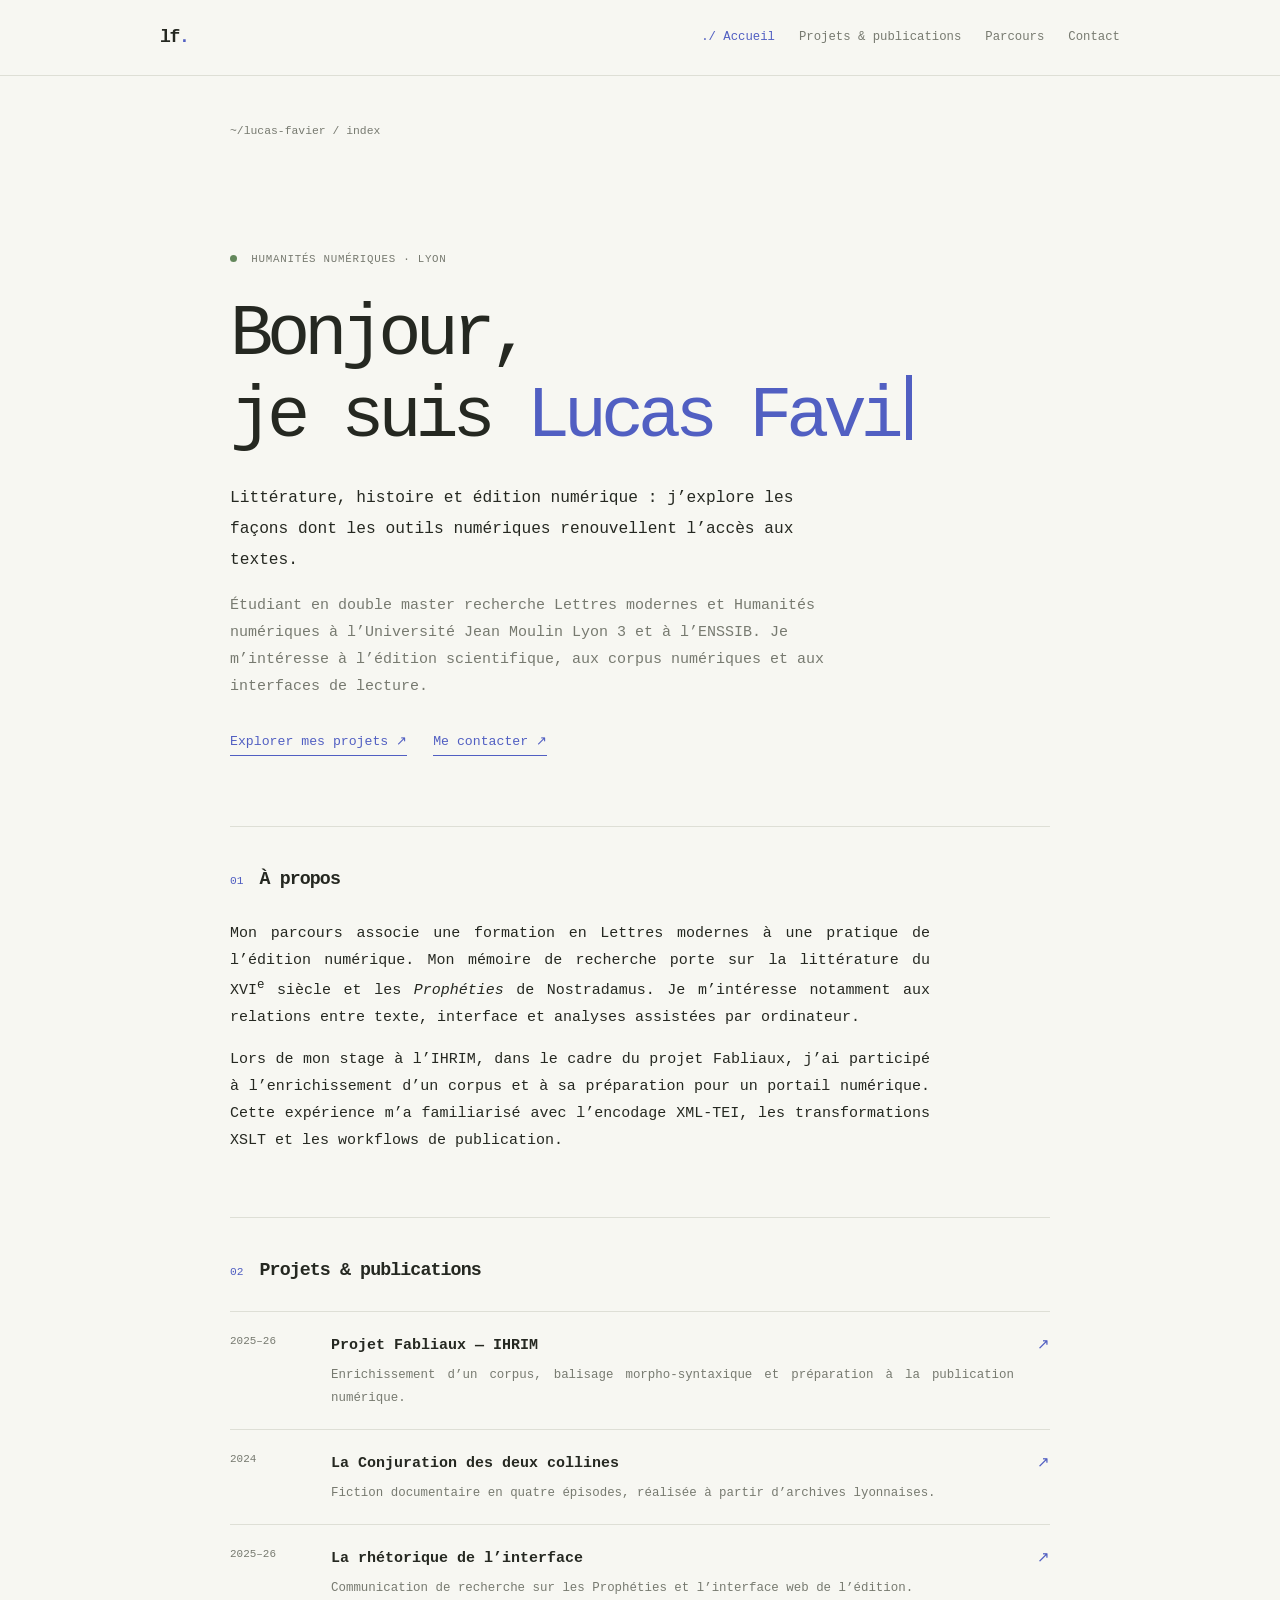
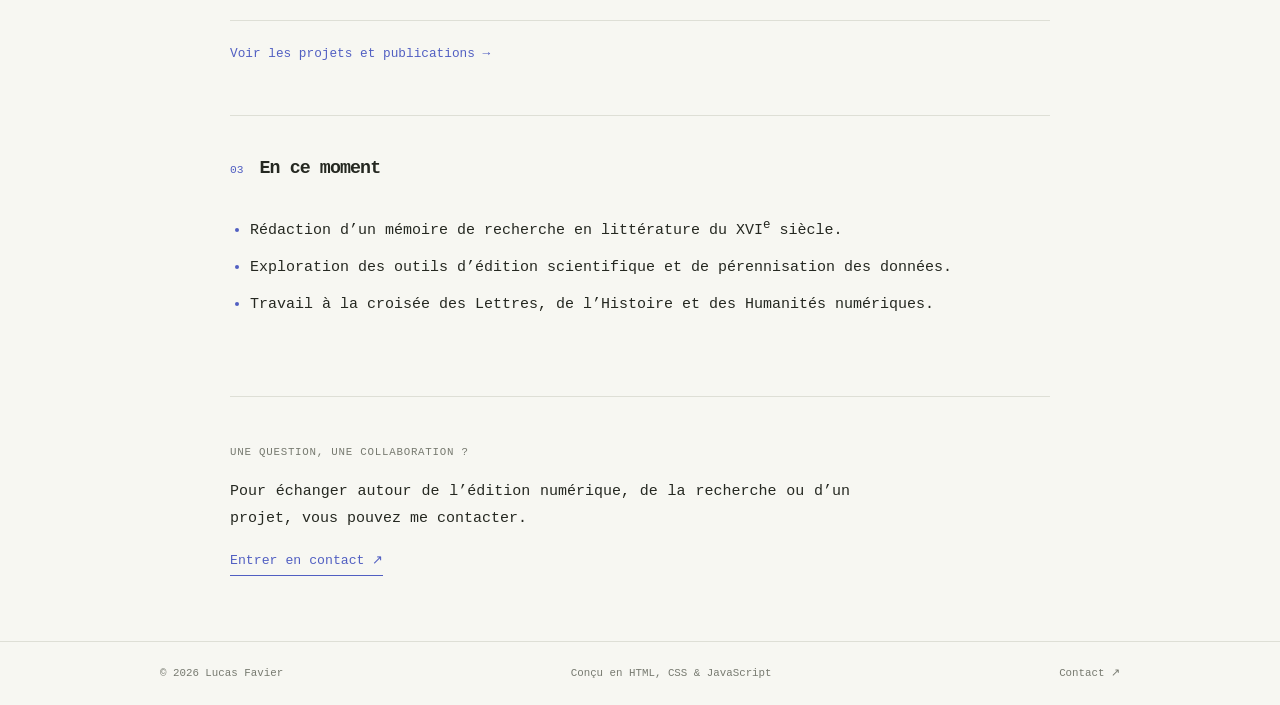
<file: index.html>
<!doctype html>
<html lang="fr">
<head>
  <meta charset="utf-8">
  <meta name="viewport" content="width=device-width, initial-scale=1">
  <meta name="description" content="Portfolio de Lucas Favier, étudiant en Humanités numériques, édition numérique et littérature.">
  <meta name="theme-color" content="#f7f7f2">
  <title>Lucas Favier</title>
  <link rel="icon" type="image/png" href="documents/favicon.png">
  <link rel="stylesheet" href="assets/style.css">
  <script src="script.js" defer></script>
</head>
<body>
  <a class="skip-link" href="#contenu">Aller au contenu</a>
  <header class="site-header">
    <a class="wordmark" href="index.html" aria-label="Lucas Favier, accueil">lf<span>.</span></a>
    <button class="menu-toggle" id="menu-toggle" type="button" aria-expanded="false" aria-controls="navigation">
      Menu <span aria-hidden="true">+</span>
    </button>
    <nav class="navigation" id="navigation" aria-label="Navigation principale">
      <a class="active" aria-current="page" href="index.html">Accueil</a>
      <a href="projets.html">Projets & publications</a>
      <a href="parcours.html">Parcours</a>
      <a href="contact.html">Contact</a>
    </nav>
  </header>

  <main class="container" id="contenu">
    <p class="breadcrumb">~/lucas-favier / index</p>

    <section class="intro">
      <p class="eyebrow"><span class="status-dot"></span> HUMANITÉS NUMÉRIQUES · LYON</p>
      <h1>Bonjour,<br>je suis <span class="accent">
<h1 class="typing-name">
  <span id="typed-name">Lucas Favier </span><span class="typing-cursor" aria-hidden="true"></span>
</h1>
</span></h1>
      <p class="lead">Littérature, histoire et édition numérique : j’explore les façons dont les outils numériques renouvellent l’accès aux textes.</p>
      <p class="intro-detail">Étudiant en double master recherche Lettres modernes et Humanités numériques à l’Université Jean Moulin Lyon 3 et à l’ENSSIB. Je m’intéresse à l’édition scientifique, aux corpus numériques et aux interfaces de lecture.</p>
      <div class="inline-links">
        <a class="text-link" href="projets.html">Explorer mes projets ↗</a>
        <a class="text-link" href="contact.html">Me contacter ↗</a>
      </div>
    </section>

    <section class="content-section" aria-labelledby="about-title">
      <div class="section-heading"><span class="section-number">01</span><h2 id="about-title">À propos</h2></div>
      <p>Mon parcours associe une formation en Lettres modernes à une pratique de l’édition numérique. Mon mémoire de recherche porte sur la littérature du XVI<sup>e</sup> siècle et les <em>Prophéties</em> de Nostradamus. Je m’intéresse notamment aux relations entre texte, interface et analyses assistées par ordinateur.</p>
      <p>Lors de mon stage à l’IHRIM, dans le cadre du projet Fabliaux, j’ai participé à l’enrichissement d’un corpus et à sa préparation pour un portail numérique. Cette expérience m’a familiarisé avec l’encodage XML-TEI, les transformations XSLT et les workflows de publication.</p>
    </section>

    <section class="content-section" aria-labelledby="projects-title">
      <div class="section-heading"><span class="section-number">02</span><h2 id="projects-title">Projets & publications</h2></div>
      <div class="project-list">
        <a class="project-row" href="projets.html#fabliaux">
          <span class="project-date">2025–26</span>
          <span class="project-info"><strong>Projet Fabliaux — IHRIM</strong><span>Enrichissement d’un corpus, balisage morpho-syntaxique et préparation à la publication numérique.</span></span>
          <span class="project-arrow" aria-hidden="true">↗</span>
        </a>
        <a class="project-row" href="projets.html#conjuration">
          <span class="project-date">2024</span>
          <span class="project-info"><strong>La Conjuration des deux collines</strong><span>Fiction documentaire en quatre épisodes, réalisée à partir d’archives lyonnaises.</span></span>
          <span class="project-arrow" aria-hidden="true">↗</span>
        </a>
        <a class="project-row" href="projets.html#nostradamus">
          <span class="project-date">2025–26</span>
          <span class="project-info"><strong>La rhétorique de l’interface</strong><span>Communication de recherche sur les Prophéties et l’interface web de l’édition.</span></span>
          <span class="project-arrow" aria-hidden="true">↗</span>
        </a>
        <a class="all-projects" href="projets.html">Voir les projets et publications →</a>
      </div>
    </section>

    <section class="content-section" aria-labelledby="focus-title">
      <div class="section-heading"><span class="section-number">03</span><h2 id="focus-title">En ce moment</h2></div>
      <ul class="simple-list">
        <li>Rédaction d’un mémoire de recherche en littérature du XVI<sup>e</sup> siècle.</li>
        <li>Exploration des outils d’édition scientifique et de pérennisation des données.</li>
        <li>Travail à la croisée des Lettres, de l’Histoire et des Humanités numériques.</li>
      </ul>
    </section>

    <section class="end-note">
      <p class="eyebrow">UNE QUESTION, UNE COLLABORATION ?</p>
      <p>Pour échanger autour de l’édition numérique, de la recherche ou d’un projet, vous pouvez me contacter.</p>
      <a class="text-link" href="contact.html">Entrer en contact ↗</a>
    </section>
  </main>

  <footer class="site-footer">
    <span>© <span data-year>2026</span> Lucas Favier</span>
    <span>Conçu en HTML, CSS & JavaScript</span>
    <a href="contact.html">Contact ↗</a>
  </footer>
</body>
</html>
</file>
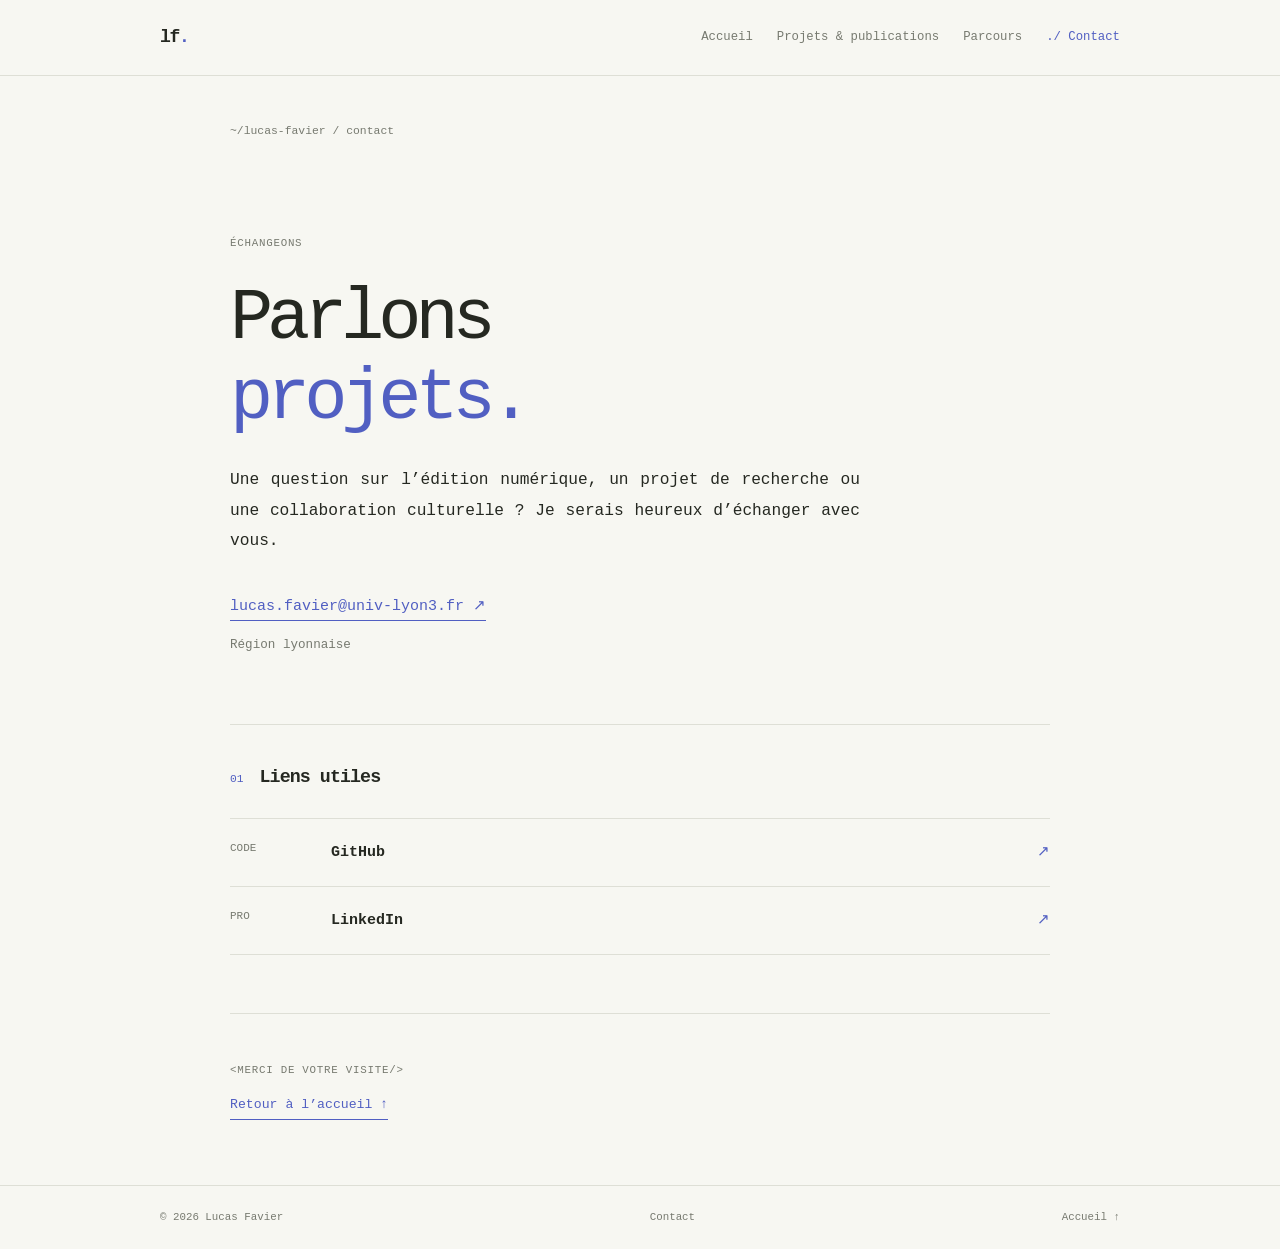
<file: contact.html>
<!doctype html>
<html lang="fr">
<head>
  <meta charset="utf-8">
  <meta name="viewport" content="width=device-width, initial-scale=1">
  <meta name="description" content="Contacter Lucas Favier au sujet de projets de recherche et d’édition numérique.">
  <meta name="theme-color" content="#f7f7f2">
  <title>Contact — Lucas Favier</title>
  <link rel="icon" type="image/png" href="documents/favicon.png">
  <link rel="stylesheet" href="assets/style.css">
  <script src="script.js" defer></script>
</head>
<body>
  <a class="skip-link" href="#contenu">Aller au contenu</a>
  <header class="site-header">
    <a class="wordmark" href="index.html" aria-label="Lucas Favier, accueil">lf<span>.</span></a>
    <button class="menu-toggle" id="menu-toggle" type="button" aria-expanded="false" aria-controls="navigation">Menu <span aria-hidden="true">+</span></button>
    <nav class="navigation" id="navigation" aria-label="Navigation principale">
      <a href="index.html">Accueil</a><a href="projets.html">Projets & publications</a><a href="parcours.html">Parcours</a><a class="active" aria-current="page" href="contact.html">Contact</a>
    </nav>
  </header>

  <main class="container" id="contenu">
    <p class="breadcrumb">~/lucas-favier / contact</p>
    <section class="page-intro contact-intro">
      <p class="eyebrow">ÉCHANGEONS </p>
      <h1>Parlons<br><span class="accent">projets.</span></h1>
      <p class="lead">Une question sur l’édition numérique, un projet de recherche ou une collaboration culturelle ? Je serais heureux d’échanger avec vous.</p>
      <a class="contact-email" href="mailto:lucas.favier@univ-lyon3.fr">lucas.favier@univ-lyon3.fr ↗</a>
      <p class="muted">Région lyonnaise</p>
    </section>

    <section class="content-section">
      <div class="section-heading"><span class="section-number">01</span><h2>Liens utiles</h2></div>
      <div class="project-list">
        <a class="project-row" href="https://github.com/lucas-38-L3" target="_blank" rel="noopener noreferrer">
          <span class="project-date">CODE</span><span class="project-info"><strong>GitHub</strong></span><span class="project-arrow">↗</span>
        </a>
        <a class="project-row" href="https://www.linkedin.com/in/lucas-favier-244530201/" target="_blank" rel="noopener noreferrer">
          <span class="project-date">PRO</span><span class="project-info"><strong>LinkedIn</strong></span><span class="project-arrow">↗</span>
        </a>
      </div>
    </section>
    <section class="end-note">
      <p class="eyebrow">&lt;MERCI DE VOTRE VISITE/&gt;</p>
      <a class="text-link" href="index.html">Retour à l’accueil ↑</a>
    </section>
  </main>
  <footer class="site-footer"><span>© <span data-year>2026</span> Lucas Favier</span><span>Contact</span><a href="index.html">Accueil ↑</a></footer>
</body>
</html>
</file>
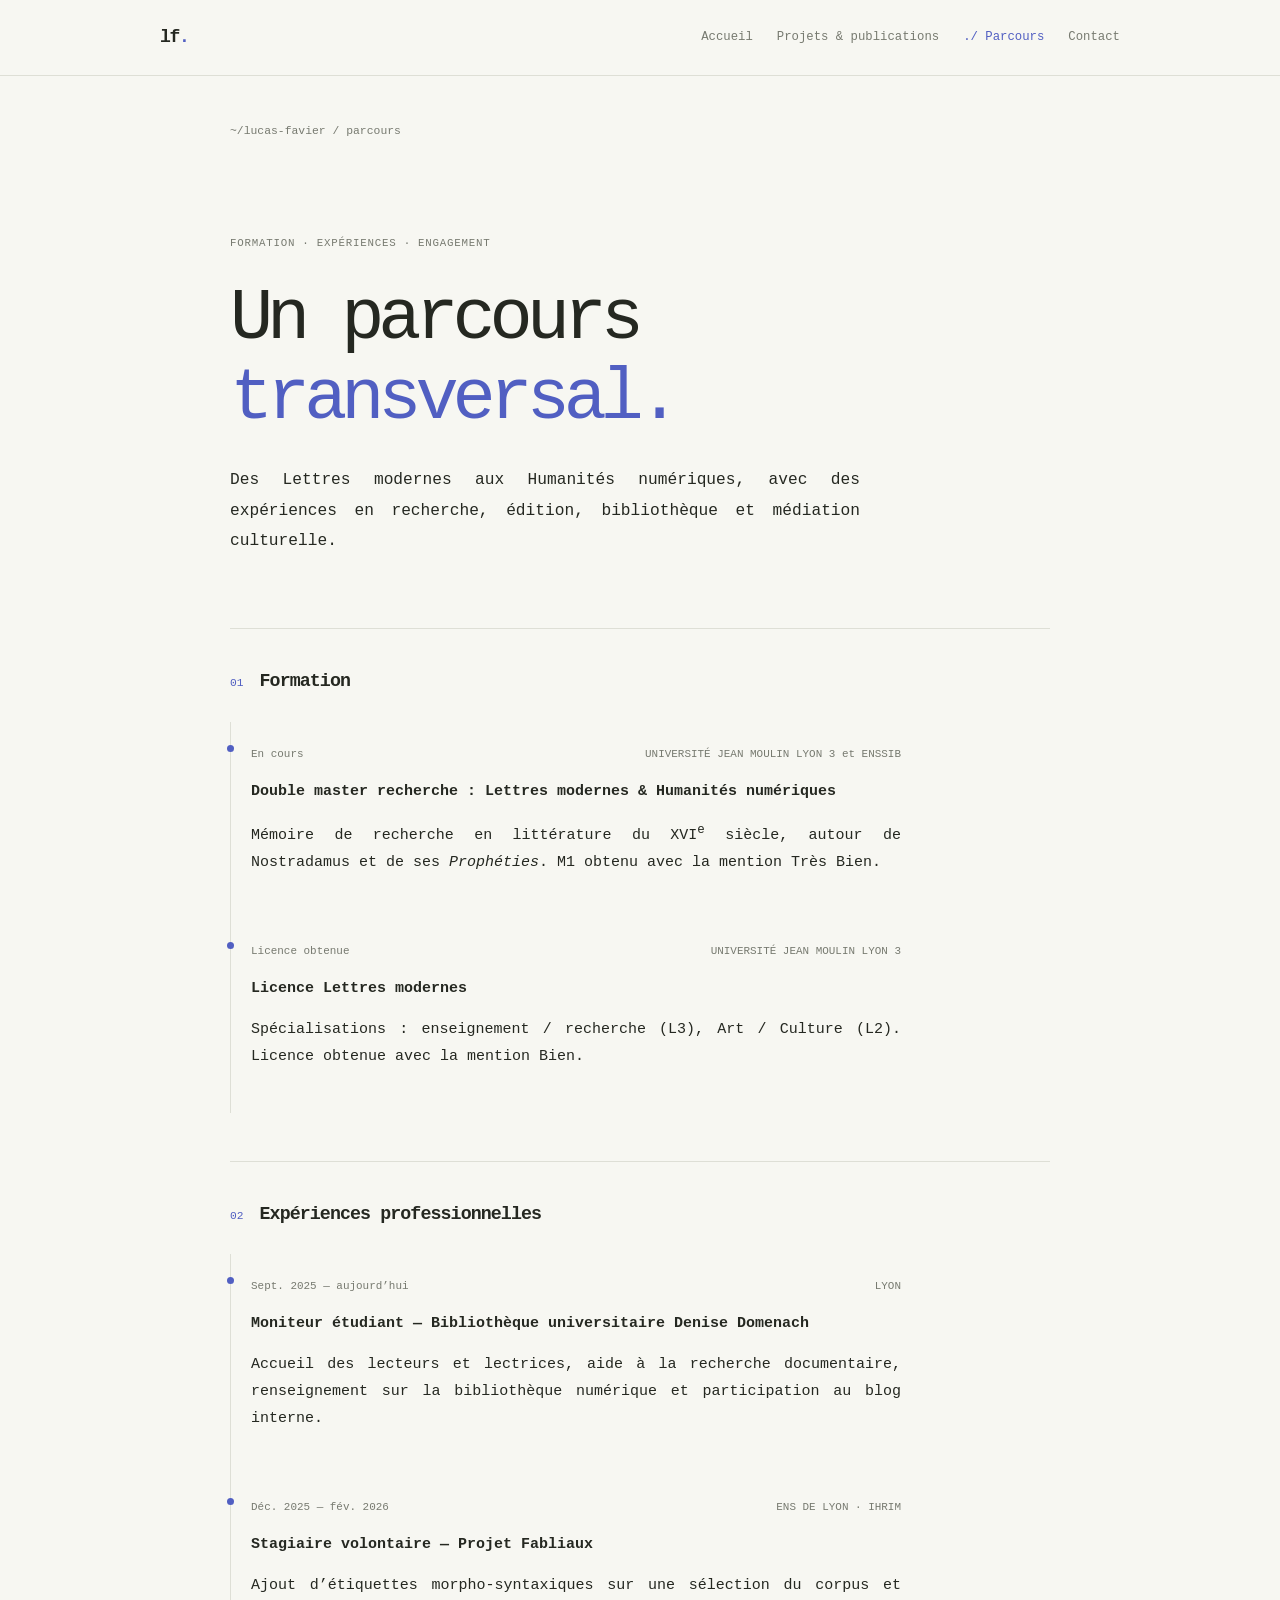
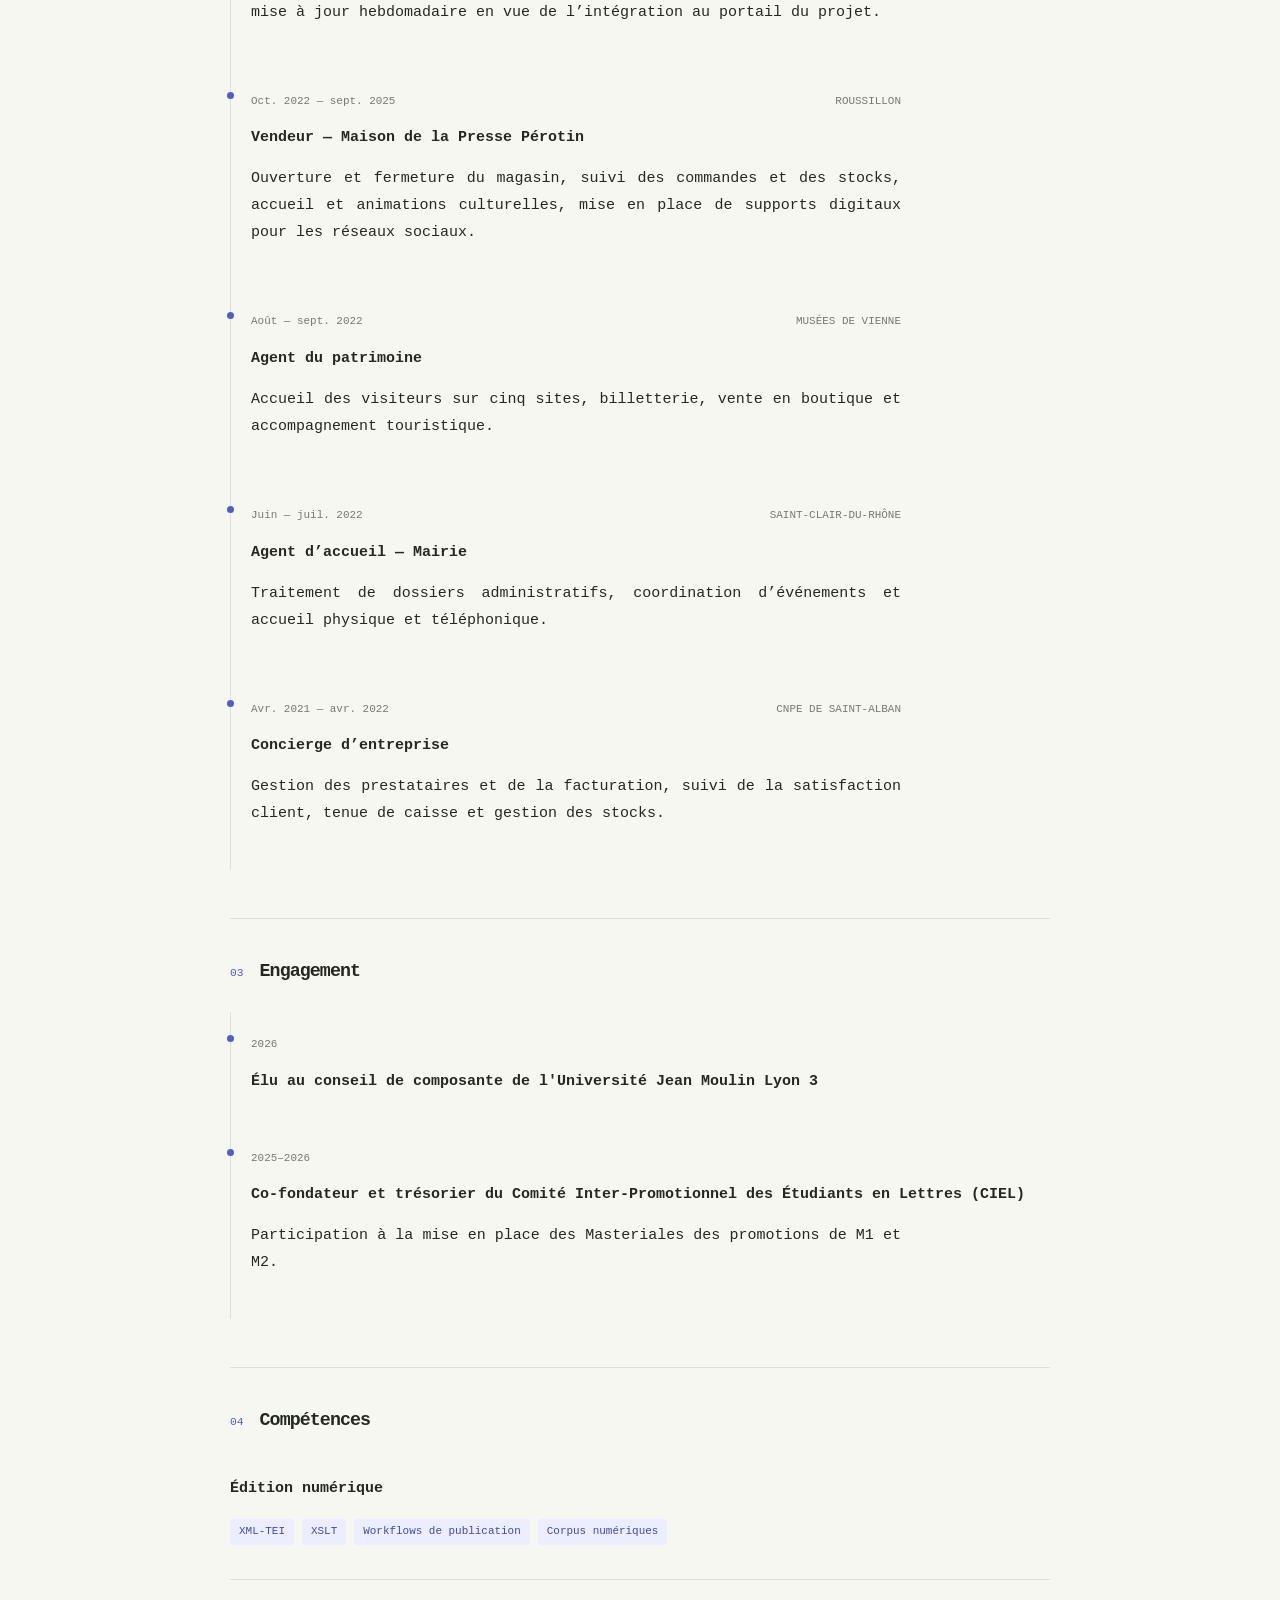
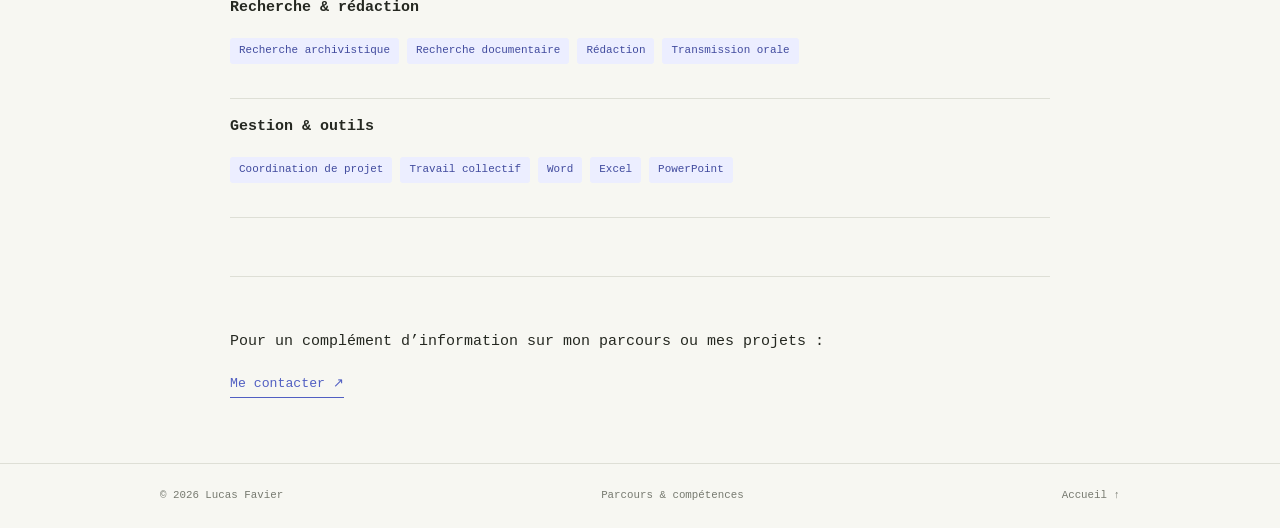
<file: parcours.html>
<!doctype html>
<html lang="fr">
<head>
  <meta charset="utf-8">
  <meta name="viewport" content="width=device-width, initial-scale=1">
  <meta name="description" content="Parcours universitaire et expériences professionnelles de Lucas Favier.">
  <meta name="theme-color" content="#f7f7f2">
  <title>Parcours — Lucas Favier</title>
  <link rel="icon" type="image/png" href="documents/favicon.png">
  <link rel="stylesheet" href="assets/style.css">
  <script src="script.js" defer></script>
</head>
<body>
  <a class="skip-link" href="#contenu">Aller au contenu</a>
  <header class="site-header">
    <a class="wordmark" href="index.html" aria-label="Lucas Favier, accueil">lf<span>.</span></a>
    <button class="menu-toggle" id="menu-toggle" type="button" aria-expanded="false" aria-controls="navigation">Menu <span aria-hidden="true">+</span></button>
    <nav class="navigation" id="navigation" aria-label="Navigation principale">
      <a href="index.html">Accueil</a><a href="projets.html">Projets & publications</a><a class="active" aria-current="page" href="parcours.html">Parcours</a><a href="contact.html">Contact</a>
    </nav>
  </header>

  <main class="container" id="contenu">
    <p class="breadcrumb">~/lucas-favier / parcours</p>
    <section class="page-intro">
      <p class="eyebrow">FORMATION · EXPÉRIENCES · ENGAGEMENT</p>
      <h1>Un parcours<br><span class="accent">transversal.</span></h1>
      <p class="lead">Des Lettres modernes aux Humanités numériques, avec des expériences en recherche, édition, bibliothèque et médiation culturelle.</p>
    </section>

    <section class="content-section">
      <div class="section-heading"><span class="section-number">01</span><h2>Formation</h2></div>
      <article class="timeline-entry">
        <p class="project-meta"><span>En cours</span><span>UNIVERSITÉ JEAN MOULIN LYON 3 et ENSSIB</span></p>
        <h3>Double master recherche : Lettres modernes & Humanités numériques</h3>
        <p>Mémoire de recherche en littérature du XVI<sup>e</sup> siècle, autour de Nostradamus et de ses <em>Prophéties</em>. M1 obtenu avec la mention Très Bien.</p>
      </article>
      <article class="timeline-entry">
        <p class="project-meta"><span>Licence obtenue</span><span>UNIVERSITÉ JEAN MOULIN LYON 3</span></p>
        <h3>Licence Lettres modernes</h3>
        <p>Spécialisations : enseignement / recherche (L3), Art / Culture (L2). Licence obtenue avec la mention Bien.</p>
      </article>
    </section>

    <section class="content-section">
      <div class="section-heading"><span class="section-number">02</span><h2>Expériences professionnelles</h2></div>
      <article class="timeline-entry">
        <p class="project-meta"><span>Sept. 2025 — aujourd’hui</span><span>LYON</span></p>
        <h3>Moniteur étudiant — Bibliothèque universitaire Denise Domenach</h3>
        <p>Accueil des lecteurs et lectrices, aide à la recherche documentaire, renseignement sur la bibliothèque numérique et participation au blog interne.</p>
      </article>
      <article class="timeline-entry">
        <p class="project-meta"><span>Déc. 2025 — fév. 2026</span><span>ENS DE LYON · IHRIM</span></p>
        <h3>Stagiaire volontaire — Projet Fabliaux</h3>
        <p>Ajout d’étiquettes morpho-syntaxiques sur une sélection du corpus et mise à jour hebdomadaire en vue de l’intégration au portail du projet.</p>
      </article>
      <article class="timeline-entry">
        <p class="project-meta"><span>Oct. 2022 — sept. 2025</span><span>ROUSSILLON</span></p>
        <h3>Vendeur — Maison de la Presse Pérotin</h3>
        <p>Ouverture et fermeture du magasin, suivi des commandes et des stocks, accueil et animations culturelles, mise en place de supports digitaux pour les réseaux sociaux.</p>
      </article>
      <article class="timeline-entry">
        <p class="project-meta"><span>Août — sept. 2022</span><span>MUSÉES DE VIENNE</span></p>
        <h3>Agent du patrimoine</h3>
        <p>Accueil des visiteurs sur cinq sites, billetterie, vente en boutique et accompagnement touristique.</p>
      </article>
      <article class="timeline-entry">
        <p class="project-meta"><span>Juin — juil. 2022</span><span>SAINT-CLAIR-DU-RHÔNE</span></p>
        <h3>Agent d’accueil — Mairie</h3>
        <p>Traitement de dossiers administratifs, coordination d’événements et accueil physique et téléphonique.</p>
      </article>
      <article class="timeline-entry">
        <p class="project-meta"><span>Avr. 2021 — avr. 2022</span><span>CNPE DE SAINT-ALBAN</span></p>
        <h3>Concierge d’entreprise</h3>
        <p>Gestion des prestataires et de la facturation, suivi de la satisfaction client, tenue de caisse et gestion des stocks.</p>
      </article>
    </section>

    <section class="content-section">
      <div class="section-heading"><span class="section-number">03</span><h2>Engagement</h2></div>
      <article class="timeline-entry">
        <p class="project-meta"><span>2026</span></p>
        <h3>Élu au conseil de composante de l'Université Jean Moulin Lyon 3</h3>
      </article>
      <article class="timeline-entry">
        <p class="project-meta"><span>2025–2026</span></p>
        <h3>Co-fondateur et trésorier du Comité Inter-Promotionnel des Étudiants en Lettres (CIEL)</h3>
        <p>Participation à la mise en place des Masteriales des promotions de M1 et M2.</p>
      </article>
    </section>

    <section class="content-section">
      <div class="section-heading"><span class="section-number">04</span><h2>Compétences</h2></div>
      <div class="skill-group"><h3>Édition numérique</h3><ul class="tag-list"><li>XML-TEI</li><li>XSLT</li><li>Workflows de publication</li><li>Corpus numériques</li></ul></div>
      <div class="skill-group"><h3>Recherche & rédaction</h3><ul class="tag-list"><li>Recherche archivistique</li><li>Recherche documentaire</li><li>Rédaction</li><li>Transmission orale</li></ul></div>
      <div class="skill-group"><h3>Gestion & outils</h3><ul class="tag-list"><li>Coordination de projet</li><li>Travail collectif</li><li>Word</li><li>Excel</li><li>PowerPoint</li></ul></div>
    </section>

    <section class="end-note">
      <p>Pour un complément d’information sur mon parcours ou mes projets :</p>
      <a class="text-link" href="contact.html">Me contacter ↗</a>
    </section>
  </main>
  <footer class="site-footer"><span>© <span data-year>2026</span> Lucas Favier</span><span>Parcours & compétences</span><a href="index.html">Accueil ↑</a></footer>
</body>
</html>
</file>
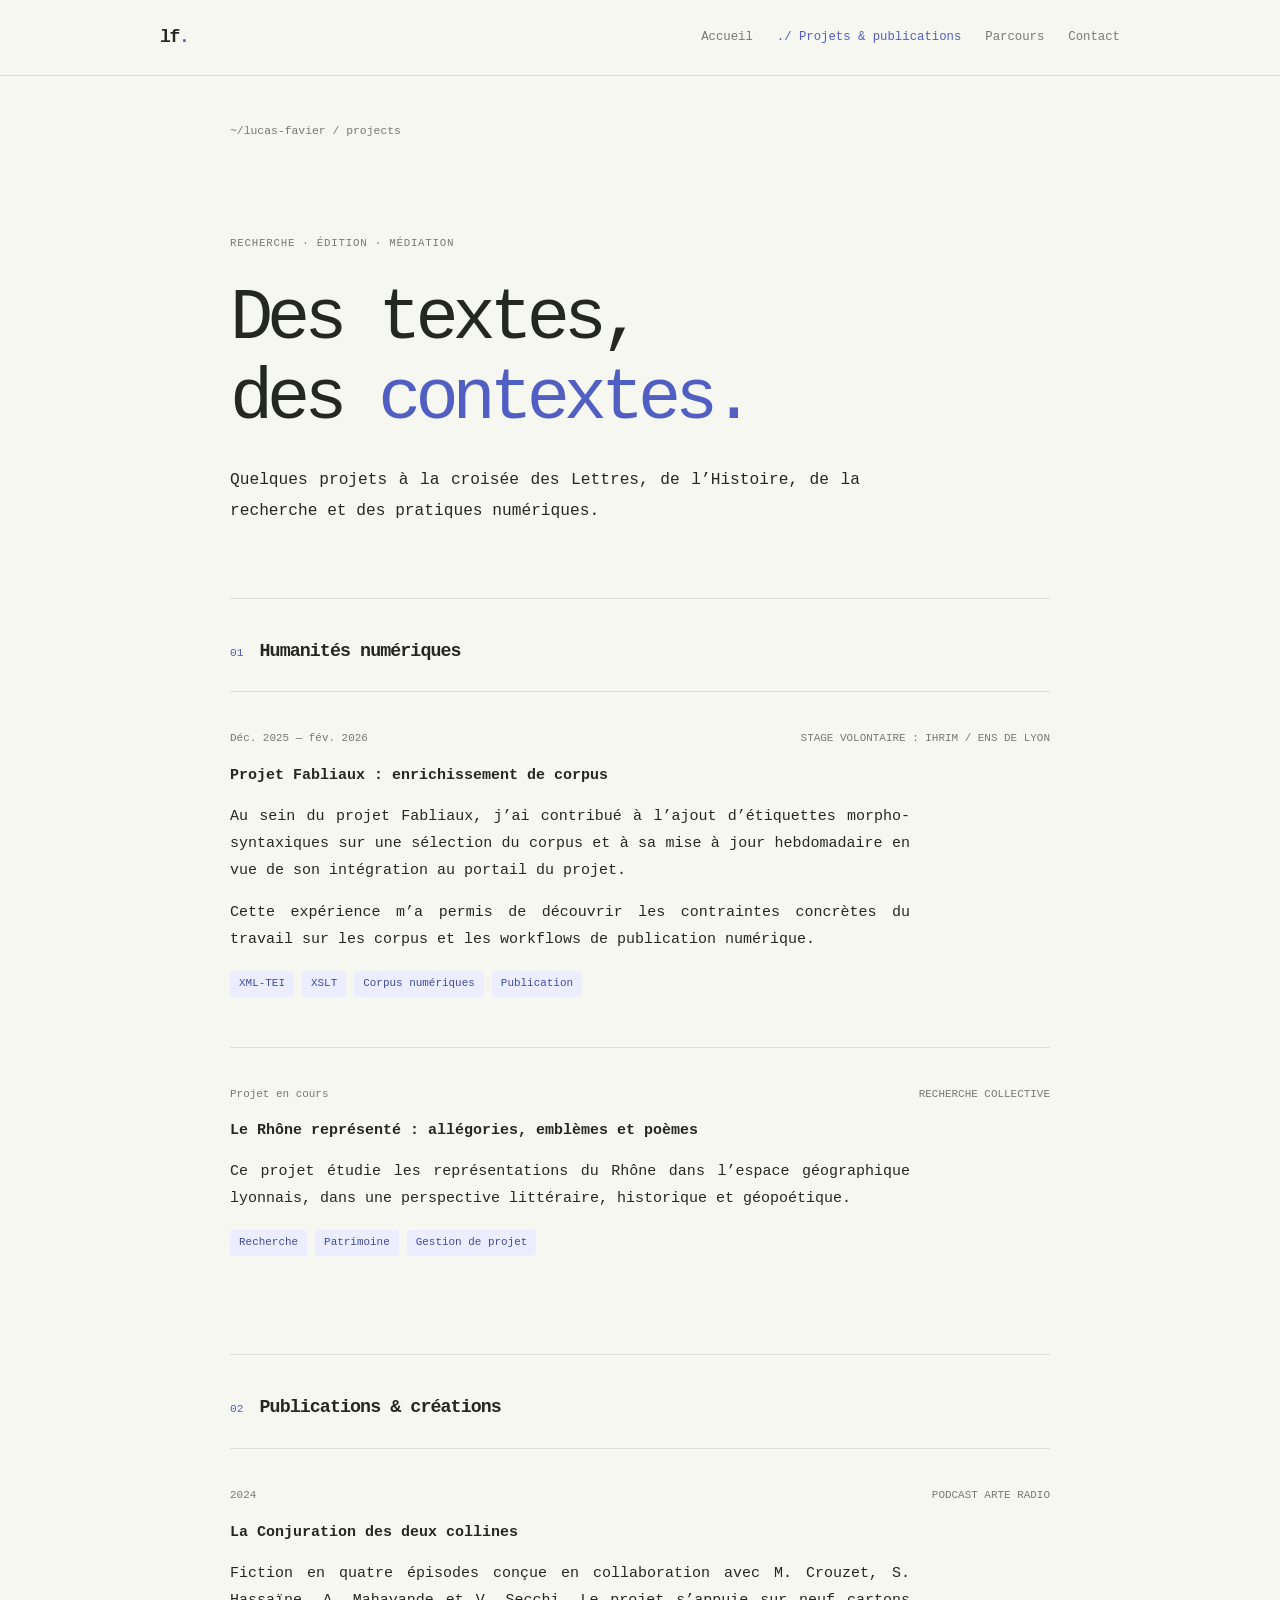
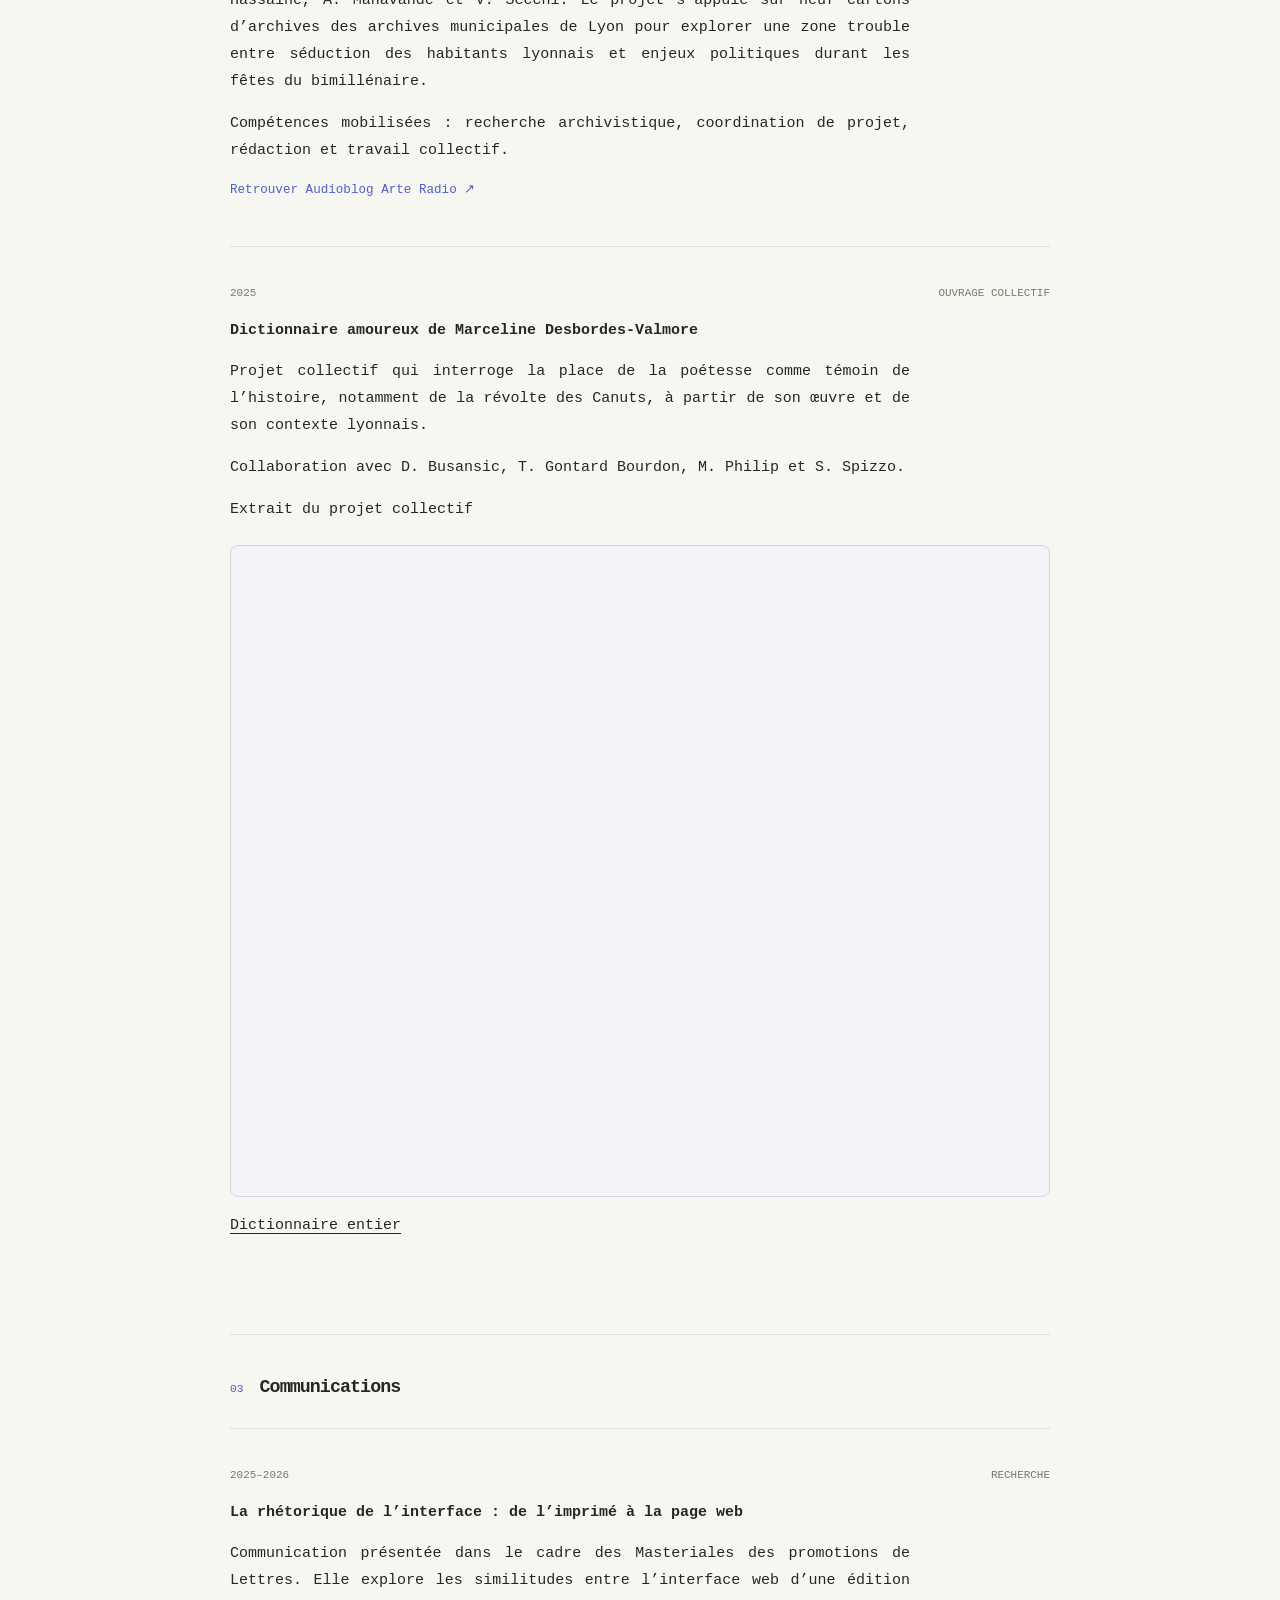
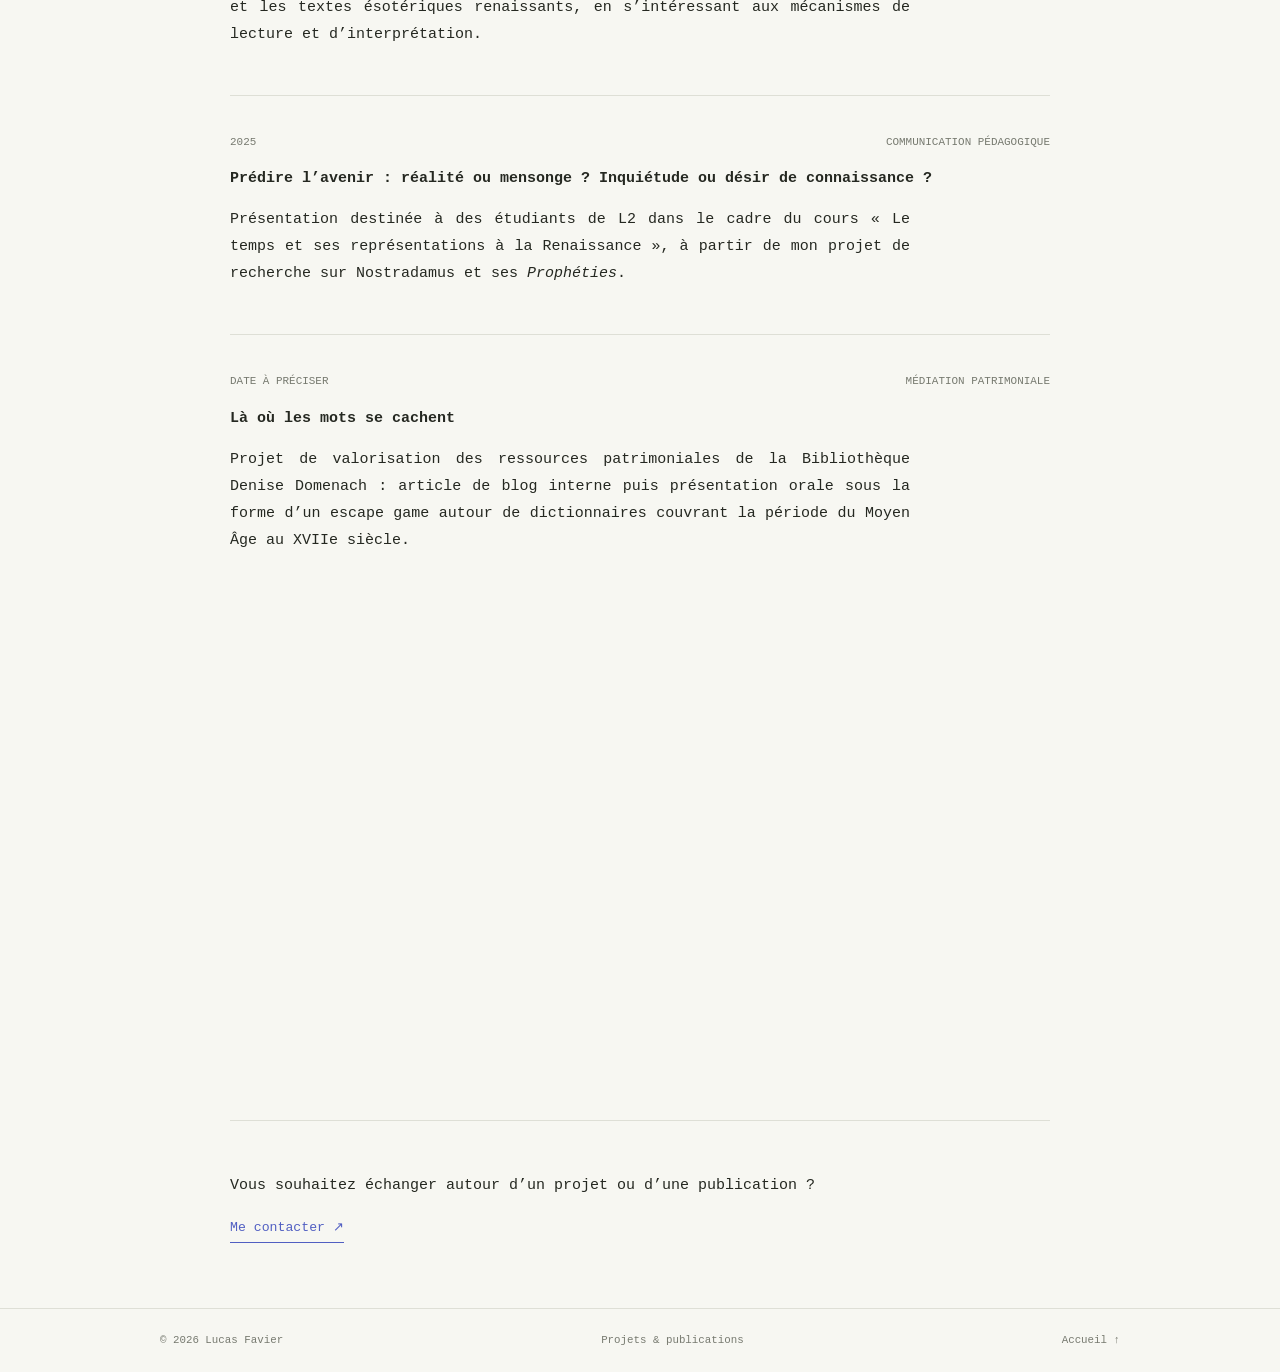
<file: projets.html>
<!doctype html>
<html lang="fr">
<head>
  <meta charset="utf-8">
  <meta name="viewport" content="width=device-width, initial-scale=1">
  <meta name="description" content="Projets de recherche, publications et réalisations de Lucas Favier.">
  <meta name="theme-color" content="#f7f7f2">
  <title>Projets & publications — Lucas Favier</title>
  <link rel="icon" type="image/png" href="documents/favicon.png">
  <link rel="stylesheet" href="assets/style.css">
  <script src="script.js" defer></script>
</head>
<body>
  <a class="skip-link" href="#contenu">Aller au contenu</a>
  <header class="site-header">
    <a class="wordmark" href="index.html" aria-label="Lucas Favier, accueil">lf<span>.</span></a>
    <button class="menu-toggle" id="menu-toggle" type="button" aria-expanded="false" aria-controls="navigation">Menu <span aria-hidden="true">+</span></button>
    <nav class="navigation" id="navigation" aria-label="Navigation principale">
      <a href="index.html">Accueil</a><a class="active" aria-current="page" href="projets.html">Projets & publications</a><a href="parcours.html">Parcours</a><a href="contact.html">Contact</a>
    </nav>
  </header>

  <main class="container" id="contenu">
    <p class="breadcrumb">~/lucas-favier / projects</p>
    <section class="page-intro">
      <p class="eyebrow">RECHERCHE · ÉDITION · MÉDIATION</p>
      <h1>Des textes,<br>des <span class="accent">contextes.</span></h1>
      <p class="lead">Quelques projets à la croisée des Lettres, de l’Histoire, de la recherche et des pratiques numériques.</p>
    </section>

    <section class="content-section" aria-labelledby="digital-title">
      <div class="section-heading"><span class="section-number">01</span><h2>Humanités numériques</h2></div>
      <article class="project-detail" id="fabliaux">
        <p class="project-meta"><span>Déc. 2025 — fév. 2026</span><span>STAGE VOLONTAIRE : IHRIM / ENS DE LYON</span></p>
        <h3>Projet Fabliaux : enrichissement de corpus</h3>
        <p>Au sein du projet Fabliaux, j’ai contribué à l’ajout d’étiquettes morpho-syntaxiques sur une sélection du corpus et à sa mise à jour hebdomadaire en vue de son intégration au portail du projet.</p>
        <p>Cette expérience m’a permis de découvrir les contraintes concrètes du travail sur les corpus et les workflows de publication numérique.</p>
        <ul class="tag-list"><li>XML-TEI</li><li>XSLT</li><li>Corpus numériques</li><li>Publication</li></ul>
      </article>
      <article class="project-detail" id="rhone">
        <p class="project-meta"><span>Projet en cours</span><span>RECHERCHE COLLECTIVE</span></p>
        <h3>Le Rhône représenté : allégories, emblèmes et poèmes</h3>
        <p>Ce projet étudie les représentations du Rhône dans l’espace géographique lyonnais, dans une perspective littéraire, historique et géopoétique.</p>
        <ul class="tag-list"><li>Recherche</li><li>Patrimoine</li><li>Gestion de projet</li></ul>
      </article>
    </section>

    <section class="content-section" aria-labelledby="publ-title">
      <div class="section-heading"><span class="section-number">02</span><h2>Publications & créations</h2></div>
      <article class="project-detail" id="conjuration">
        <p class="project-meta"><span>2024</span><span>PODCAST ARTE RADIO</span></p>
        <h3>La Conjuration des deux collines</h3>
        <p>Fiction en quatre épisodes conçue en collaboration avec M. Crouzet, S. Hassaïne, A. Mahavande et V. Secchi. Le projet s’appuie sur neuf cartons d’archives des archives municipales de Lyon pour explorer une zone trouble entre séduction des habitants lyonnais et enjeux politiques durant les fêtes du bimillénaire.</p>
        <p>Compétences mobilisées : recherche archivistique, coordination de projet, rédaction et travail collectif.</p>
        <p class="project-links"><a href="https://audioblog.arteradio.com/" target="_blank" rel="noopener noreferrer">Retrouver Audioblog Arte Radio ↗</a></p>
      </article>
      <article class="project-detail" id="desbordes">
        <p class="project-meta"><span>2025</span><span>OUVRAGE COLLECTIF</span></p>
        <h3>Dictionnaire amoureux de Marceline Desbordes-Valmore</h3>
        <p>Projet collectif qui interroge la place de la poétesse comme témoin de l’histoire, notamment de la révolte des Canuts, à partir de son œuvre et de son contexte lyonnais.</p>
        <p>Collaboration avec D. Busansic, T. Gontard Bourdon, M. Philip et S. Spizzo.</p>

<section class="pdf-project">

  <p>
    Extrait du projet collectif
  </p>

  <div class="pdf-reader">
    <iframe
      src="documents/extrait_dictionnaire.pdf"
      title="Extrait du Dictionnaire amoureux de Marceline Desbordes-Valmore"
      width="100%"
      height="650"
      loading="lazy">
    </iframe>
  </div>

  <p class="pdf-download">
    <a class="lien_interne" href="https://facdeshumanites.univ-lyon3.fr/medias/fichier/dictionnaire-amoureux-de-marceline-desbordes-valmore_1751965467889-pdf?ID_FICHE=1060172&amp;INLINE=FALSE" title="Dictionnaire amoureux de Marceline Desbordes-Valmore - 7 Mo, PDF">Dictionnaire entier</a>
  </p>
</section>

      </article>
    </section>

    <section class="content-section" aria-labelledby="talks-title">
      <div class="section-heading"><span class="section-number">03</span><h2>Communications</h2></div>
      <article class="project-detail" id="nostradamus">
        <p class="project-meta"><span>2025–2026</span><span>RECHERCHE</span></p>
        <h3>La rhétorique de l’interface : de l’imprimé à la page web</h3>
        <p>Communication présentée dans le cadre des Masteriales des promotions de Lettres. Elle explore les similitudes entre l’interface web d’une édition et les textes ésotériques renaissants, en s’intéressant aux mécanismes de lecture et d’interprétation.</p>
      </article>
      <article class="project-detail">
        <p class="project-meta"><span>2025</span><span>COMMUNICATION PÉDAGOGIQUE</span></p>
        <h3>Prédire l’avenir : réalité ou mensonge ? Inquiétude ou désir de connaissance ?</h3>
        <p>Présentation destinée à des étudiants de L2 dans le cadre du cours « Le temps et ses représentations à la Renaissance », à partir de mon projet de recherche sur Nostradamus et ses <em>Prophéties</em>.</p>
      </article>
      <article class="project-detail">
        <p class="project-meta"><span>DATE À PRÉCISER</span><span>MÉDIATION PATRIMONIALE</span></p>
        <h3>Là où les mots se cachent</h3>
        <p>Projet de valorisation des ressources patrimoniales de la Bibliothèque Denise Domenach : article de blog interne puis présentation orale sous la forme d’un escape game autour de dictionnaires couvrant la période du Moyen Âge au XVIIe siècle.</p>
        <div style="width: 100%;"><div style="position: relative; padding-bottom: 56.25%; padding-top: 0; height: 0;"><iframe title="Article Dictionnaires BDP" frameborder="0" width="1200" height="675" style="position: absolute; top: 0; left: 0; width: 100%; height: 100%;" src="https://view.genially.com/69208b3841eb7f5d6e99322d" type="text/html" allowscriptaccess="always" allowfullscreen="true" scrolling="yes" allownetworking="all"></iframe> </div> </div>
      </article>
    </section>

    <section class="end-note">
      <p>Vous souhaitez échanger autour d’un projet ou d’une publication ?</p>
      <a class="text-link" href="contact.html">Me contacter ↗</a>
    </section>
  </main>

  <footer class="site-footer"><span>© <span data-year>2026</span> Lucas Favier</span><span>Projets & publications</span><a href="index.html">Accueil ↑</a></footer>
</body>
</html>
</file>
<file: assets/style.css>
/* Portfolio de Lucas Favier — style partagé */

:root {
  color-scheme: light;
  --paper: #f7f7f2;
  --ink: #252821;
  --muted: #777a70;
  --line: #dedfd6;
  --accent: #515fc2;
  --accent-soft: #eceeff;
  --surface: #fff;
  font-family: "SFMono-Regular", Consolas, "Liberation Mono", monospace;
  font-size: 15px;
  line-height: 1.8;
  font-synthesis: none;
  text-rendering: optimizeLegibility;
  scroll-behavior: smooth;
  text-align: justify;
}
* { box-sizing: border-box; }
body { margin: 0; background: var(--paper); color: var(--ink); }
a { color: inherit; text-decoration: none; }
a:hover { color: var(--accent); }
a:focus-visible, button:focus-visible { outline: 2px solid var(--accent); outline-offset: 4px; }
button { font: inherit; }
::selection { background: var(--accent-soft); color: var(--ink); }
.skip-link { position: absolute; left: -9999px; top: 0; z-index: 20; padding: 10px; background: var(--surface); }
.skip-link:focus { left: 10px; top: 10px; }

.site-header {
  min-height: 76px; padding: 16px max(6%, calc((100% - 960px) / 2));
  display: flex; align-items: center; justify-content: space-between; gap: 24px;
  border-bottom: 1px solid var(--line); background: var(--paper);
}
.wordmark { font-weight: 800; font-size: 1.2rem; letter-spacing: -.07em; white-space: nowrap; }
.wordmark span { color: var(--accent); }
.navigation { display: flex; align-items: center; gap: 24px; font-size: .82rem; }
.navigation a { color: var(--muted); }
.navigation a:hover, .navigation a.active { color: var(--accent); }
.navigation a.active::before { content: "./ "; }
.menu-toggle { display: none; background: transparent; border: 1px solid var(--line); border-radius: 4px; padding: 5px 10px; color: var(--ink); cursor: pointer; }

.container { max-width: 820px; width: 88%; margin: 0 auto; }
.breadcrumb { padding-top: 34px; font-size: .76rem; color: var(--muted); }
.intro { padding: 86px 0 70px; 
text-align: left;}
.page-intro { padding: 70px 0 55px; }
.eyebrow { font-size: .72rem; letter-spacing: .07em; color: var(--muted); text-transform: uppercase; }
.status-dot { display: inline-block; width: 7px; height: 7px; margin-right: 7px; border-radius: 50%; background: #63875b; }
h1 { margin: 25px 0; font-size: clamp(2.7rem, 8vw, 4.8rem); font-weight: 300; line-height: 1.12; letter-spacing: -.085em; }
.accent { color: var(--accent); }
.lead { max-width: 630px; font-size: 1.08rem; line-height: 1.9; }
.intro-detail { max-width: 600px; color: var(--muted); }
.inline-links { display: flex; flex-wrap: wrap; gap: 12px 26px; margin-top: 30px; }
.text-link { display: inline-block; color: var(--accent); border-bottom: 1px solid var(--accent); padding-bottom: 2px; font-size: .88rem; }

.content-section { padding: 36px 0 48px; border-top: 1px solid var(--line); }
.section-heading { display: flex; align-items: baseline; gap: 16px; margin-bottom: 24px; }
.section-number { font-size: .75rem; color: var(--accent); }
h2 { font-size: 1.22rem; font-weight: 600; letter-spacing: -.05em; margin: 0; }
h3 { font-size: 1rem; line-height: 1.6; font-weight: 600; }
.content-section > p { max-width: 700px; }
strong { font-weight: 700; }
.simple-list { padding-left: 20px; }
.simple-list li { padding: 5px 0; }
.simple-list li::marker { color: var(--accent); }

.project-list { border-top: 1px solid var(--line); }
.project-row { display: grid; grid-template-columns: 85px minmax(0, 1fr) 20px; gap: 16px; align-items: start; padding: 20px 0; border-bottom: 1px solid var(--line); }
.project-date, .project-meta { font-size: .73rem; color: var(--muted); }
.project-info { display: flex; flex-direction: column; gap: 5px; }
.project-info strong { font-weight: 600; }
.project-info > span { font-size: .83rem; color: var(--muted); }
.project-arrow { color: var(--accent); text-align: right; }
.all-projects { display: inline-block; margin-top: 22px; color: var(--accent); font-size: .85rem; }
.project-detail { padding: 26px 0 32px; border-top: 1px solid var(--line); scroll-margin-top: 25px; }
.project-meta { display: flex; justify-content: space-between; gap: 15px; flex-wrap: wrap; }
.project-detail > p:not(.project-meta) { max-width: 680px; }
.tag-list { display: flex; flex-wrap: wrap; gap: 8px; list-style: none; padding: 0; margin: 18px 0; }
.tag-list li { padding: 3px 9px; background: var(--accent-soft); color: #414b9e; font-size: .73rem; border-radius: 3px; }
.project-links { display: flex; flex-wrap: wrap; gap: 20px; font-size: .84rem; color: var(--accent); }

.timeline-entry { padding: 12px 0 28px 20px; border-left: 1px solid var(--line); position: relative; }
.timeline-entry::before { content: ""; position: absolute; left: -4px; top: 23px; width: 7px; height: 7px; border-radius: 50%; background: var(--accent); }
.timeline-entry h3 { margin-bottom: 4px; }
.timeline-entry p { max-width: 650px; }
.muted { color: var(--muted); font-size: .84rem; }
.skill-group { padding: 16px 0; border-bottom: 1px solid var(--line); }
.skill-group h3 { margin: 0; }

.contact-email { display: inline-block; margin-top: 20px; color: var(--accent); border-bottom: 1px solid var(--accent); overflow-wrap: anywhere; }
.end-note { padding: 36px 0 65px; margin-top: 10px; border-top: 1px solid var(--line); }
.end-note > p:not(.eyebrow) { max-width: 620px; }
.site-footer { display: flex; justify-content: space-between; gap: 14px 24px; flex-wrap: wrap; padding: 22px max(6%, calc((100% - 960px) / 2)); border-top: 1px solid var(--line); color: var(--muted); font-size: .72rem; }

@media (max-width: 640px) {
  :root { font-size: 14px; }
  .site-header { min-height: 66px; padding: 13px 6%; flex-wrap: wrap; }
  .menu-toggle { display: inline-block; }
  .menu-toggle span { color: var(--accent); }
  .navigation { display: none; order: 3; flex-direction: column; align-items: flex-start; gap: 0; width: 100%; padding: 8px 0; }
  .navigation.is-open { display: flex; }
  .navigation a { width: 100%; padding: 9px 0; }
  .container { width: 88%; }
  .intro { padding: 65px 0 50px; }
  .page-intro { padding: 55px 0 42px; }
  .project-row { grid-template-columns: 54px minmax(0, 1fr) 16px; gap: 10px; }
  .project-meta { gap: 6px 14px; }
  .site-footer { padding: 20px 6%; flex-direction: column; gap: 5px; }
}
@media (prefers-reduced-motion: reduce) {
  *, *::before, *::after { scroll-behavior: auto !important; }
}




.pdf-reader {
  margin-top: 1.5rem;
  overflow: hidden;
  border: 1px solid #d8d3df;
  border-radius: 8px;
  background: #f5f2f8;
}

.pdf-reader iframe {
  display: block;
  width: 100%;
  height: 650px;
  border: 0;
}

.pdf-download {
  margin-top: 1rem;
}

.pdf-download a {
  text-decoration: underline;
  text-underline-offset: 4px;
}

@media (max-width: 600px) {
  .pdf-reader iframe {
    height: 500px;
  }
}

.typing-name {
  display: inline-block;
  margin: 0;
}

.typing-cursor {
  display: inline-block;
  width: 0.08em;
  height: 0.9em;
  margin-left: 0.12em;
  background: currentColor;
  vertical-align: -0.05em;
  animation: cursor-blink 0.8s steps(2, start) infinite;
}

@keyframes cursor-blink {
  to {
    visibility: hidden;
  }
}

@media (prefers-reduced-motion: reduce) {
  .typing-cursor {
    animation: none;
  }
}
</file>
